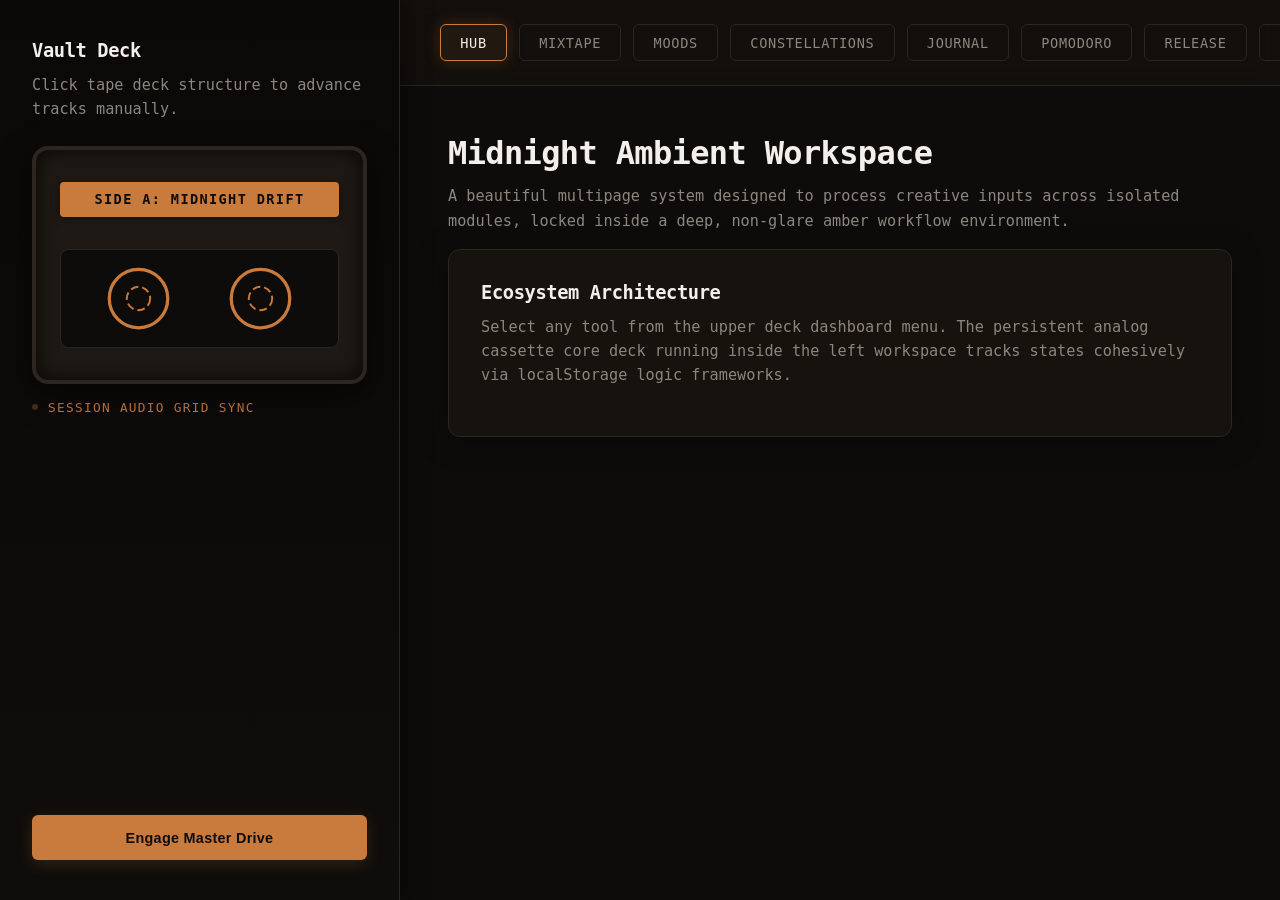
<file: index.html>
<!DOCTYPE html>
<html lang="en">
<head>
  <meta charset="UTF-8">
  <meta name="viewport" content="width=device-width, initial-scale=1.0">
  <title>Studio Hub</title>
  <link rel="stylesheet" href="theme.css">
</head>
<body>
  <div class="studio-layout">
    <aside class="left-deck-panel" id="deckPanel">
      <div>
        <h3>Vault Deck</h3>
        <p class="subtext">Click tape deck structure to advance tracks manually.</p>
        <div class="cassette-shell">
          <div class="cassette-label" id="currentTrackLabel">SIDE A: MIDNIGHT DRIFT</div>
          <div class="reels-container">
            <svg class="reel" width="65" height="65" viewBox="0 0 100 100"><circle cx="50" cy="50" r="45" fill="none" stroke="var(--accent-amber)" stroke-width="5"/><circle cx="50" cy="50" r="18" fill="none" stroke="var(--accent-amber)" stroke-width="3" stroke-dasharray="12 6"/></svg>
            <svg class="reel" width="65" height="65" viewBox="0 0 100 100"><circle cx="50" cy="50" r="45" fill="none" stroke="var(--accent-amber)" stroke-width="5"/><circle cx="50" cy="50" r="18" fill="none" stroke="var(--accent-amber)" stroke-width="3" stroke-dasharray="12 6"/></svg>
          </div>
        </div>
        <div class="now-playing-banner"><div class="pulse-dot"></div><span>Session Audio Grid Sync</span></div>
      </div>
      <button class="btn-action" id="globalPlayBtn" style="width: 100%;">Engage Master Drive</button>
    </aside>

    <main class="right-canvas-panel">
      <nav class="studio-nav">
        <a href="index.html" class="nav-btn active">Hub</a>
        <a href="mixtape-builder.html" class="nav-btn">Mixtape</a>
        <a href="mood-tracker.html" class="nav-btn">Moods</a>
        <a href="constellation.html" class="nav-btn">Constellations</a>
        <a href="journal.html" class="nav-btn">Journal</a>
        <a href="pomodoro.html" class="nav-btn">Pomodoro</a>
        <a href="release.html" class="nav-btn">Release</a>
        <a href="time-capsule.html" class="nav-btn">Capsule</a>
      </nav>
      <div class="canvas-content">
        <h1>Midnight Ambient Workspace</h1>
        <p>A beautiful multipage system designed to process creative inputs across isolated modules, locked inside a deep, non-glare amber workflow environment.</p>
        <div class="card">
          <h3>Ecosystem Architecture</h3>
          <p>Select any tool from the upper deck dashboard menu. The persistent analog cassette core deck running inside the left workspace tracks states cohesively via localStorage logic frameworks.</p>
        </div>
      </div>
    </main>
  </div>
  <script src="studio.js"></script>
</body>
</html>
</file>
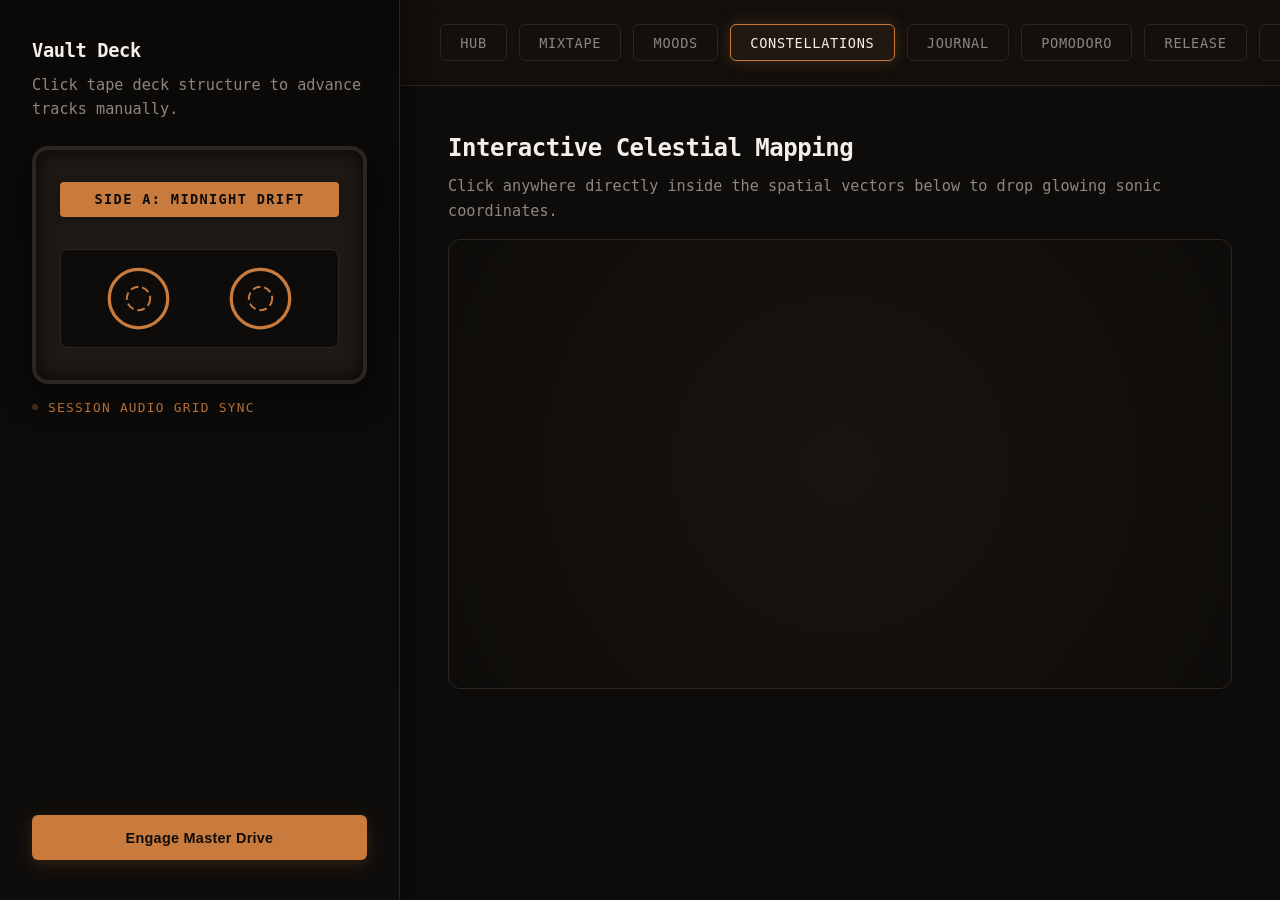
<file: constellation.html>
<!DOCTYPE html>
<html lang="en">
<head>
  <meta charset="UTF-8">
  <meta name="viewport" content="width=device-width, initial-scale=1.0">
  <title>Constellation Map</title>
  <link rel="stylesheet" href="theme.css">
  <style>
    .star-canvas { width: 100%; height: 450px; background: radial-gradient(circle at center, #181410 0%, #0E0C0A 100%); border: 1px solid var(--border-smoke); border-radius: 12px; position: relative; cursor: crosshair; overflow: hidden; }
    .star-node { position: absolute; width: 6px; height: 6px; background: #FFF; border-radius: 50%; box-shadow: 0 0 10px var(--accent-amber), 0 0 20px var(--accent-amber); transform: translate(-50%, -50%); animation: flashStar 2s ease infinite alternate; }
    @keyframes flashStar { 0% { opacity:0.5; transform: translate(-50%, -50%) scale(0.8); } 100% { opacity:1; transform: translate(-50%, -50%) scale(1.2); } }
  </style>
</head>
<body>
  <div class="studio-layout">
    <aside class="left-deck-panel" id="deckPanel">
      <div>
        <h3>Vault Deck</h3>
        <p class="subtext">Click tape deck structure to advance tracks manually.</p>
        <div class="cassette-shell">
          <div class="cassette-label" id="currentTrackLabel">SIDE A: MIDNIGHT DRIFT</div>
          <div class="reels-container">
            <svg class="reel" width="65" height="65" viewBox="0 0 100 100"><circle cx="50" cy="50" r="45" fill="none" stroke="var(--accent-amber)" stroke-width="5"/><circle cx="50" cy="50" r="18" fill="none" stroke="var(--accent-amber)" stroke-width="3" stroke-dasharray="12 6"/></svg>
            <svg class="reel" width="65" height="65" viewBox="0 0 100 100"><circle cx="50" cy="50" r="45" fill="none" stroke="var(--accent-amber)" stroke-width="5"/><circle cx="50" cy="50" r="18" fill="none" stroke="var(--accent-amber)" stroke-width="3" stroke-dasharray="12 6"/></svg>
          </div>
        </div>
        <div class="now-playing-banner"><div class="pulse-dot"></div><span>Session Audio Grid Sync</span></div>
      </div>
      <button class="btn-action" id="globalPlayBtn" style="width: 100%;">Engage Master Drive</button>
    </aside>

    <main class="right-canvas-panel">
      <nav class="studio-nav">
        <a href="index.html" class="nav-btn">Hub</a>
        <a href="mixtape-builder.html" class="nav-btn">Mixtape</a>
        <a href="mood-tracker.html" class="nav-btn">Moods</a>
        <a href="constellation.html" class="nav-btn active">Constellations</a>
        <a href="journal.html" class="nav-btn">Journal</a>
        <a href="pomodoro.html" class="nav-btn">Pomodoro</a>
        <a href="release.html" class="nav-btn">Release</a>
        <a href="time-capsule.html" class="nav-btn">Capsule</a>
      </nav>
      <div class="canvas-content">
        <h2>Interactive Celestial Mapping</h2>
        <p class="subtext">Click anywhere directly inside the spatial vectors below to drop glowing sonic coordinates.</p>
        <div class="star-canvas" id="canvasBox"></div>
      </div>
    </main>
  </div>
  <script src="studio.js"></script>
  <script>
    document.getElementById("canvasBox").addEventListener("click", (e) => {
      const bounds = e.currentTarget.getBoundingClientRect();
      const x = e.clientX - bounds.left;
      const y = e.clientY - bounds.top;

      const element = document.createElement("div");
      element.className = "star-node";
      element.style.left = `${x}px`;
      element.style.top = `${y}px`;

      e.currentTarget.appendChild(element);
    });
  </script>
</body>
</html>
</file>
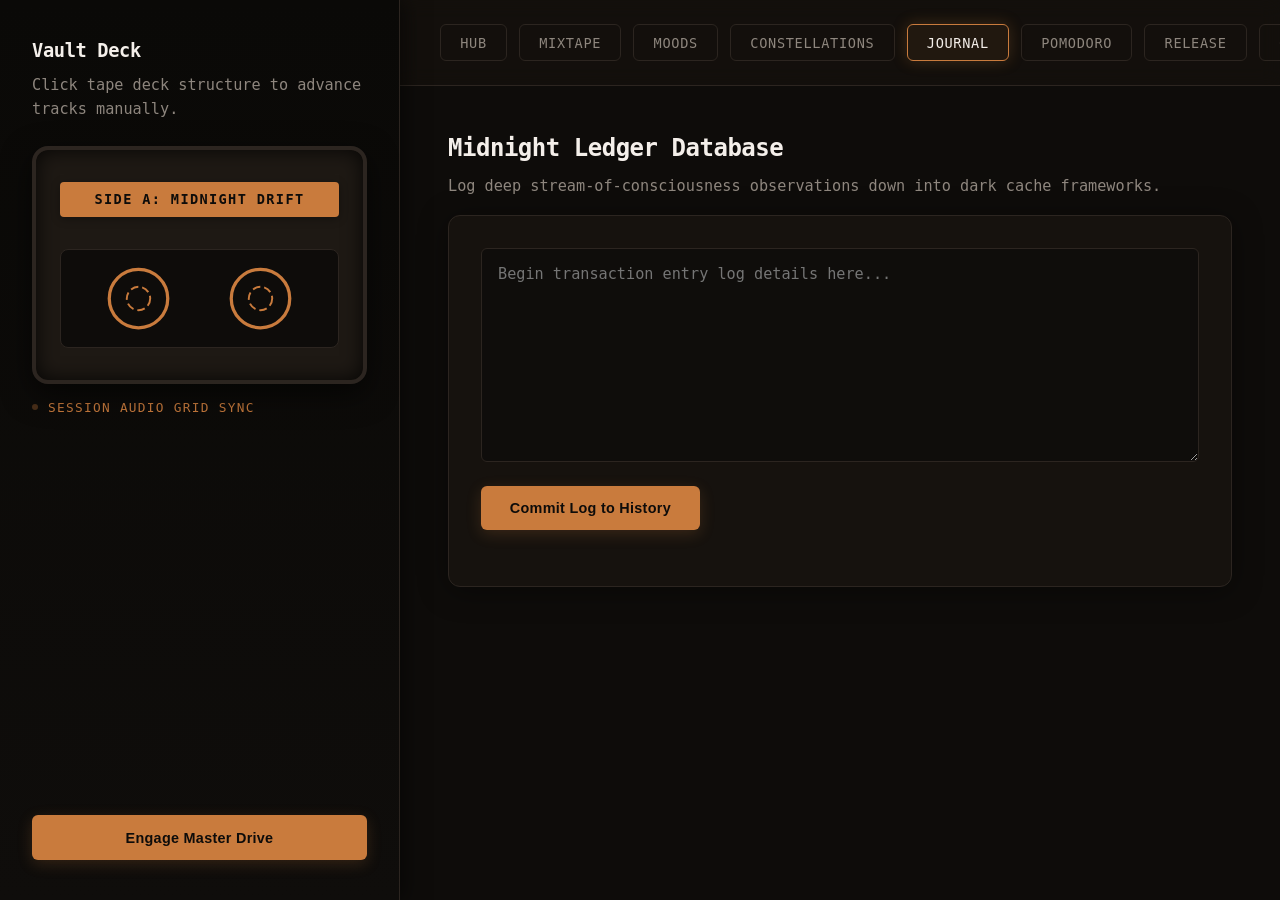
<file: journal.html>
<!DOCTYPE html>
<html lang="en">
<head>
  <meta charset="UTF-8">
  <meta name="viewport" content="width=device-width, initial-scale=1.0">
  <title>Journal Vault</title>
  <link rel="stylesheet" href="theme.css">
</head>
<body>
  <div class="studio-layout">
    <aside class="left-deck-panel" id="deckPanel">
      <div>
        <h3>Vault Deck</h3>
        <p class="subtext">Click tape deck structure to advance tracks manually.</p>
        <div class="cassette-shell">
          <div class="cassette-label" id="currentTrackLabel">SIDE A: MIDNIGHT DRIFT</div>
          <div class="reels-container">
            <svg class="reel" width="65" height="65" viewBox="0 0 100 100"><circle cx="50" cy="50" r="45" fill="none" stroke="var(--accent-amber)" stroke-width="5"/><circle cx="50" cy="50" r="18" fill="none" stroke="var(--accent-amber)" stroke-width="3" stroke-dasharray="12 6"/></svg>
            <svg class="reel" width="65" height="65" viewBox="0 0 100 100"><circle cx="50" cy="50" r="45" fill="none" stroke="var(--accent-amber)" stroke-width="5"/><circle cx="50" cy="50" r="18" fill="none" stroke="var(--accent-amber)" stroke-width="3" stroke-dasharray="12 6"/></svg>
          </div>
        </div>
        <div class="now-playing-banner"><div class="pulse-dot"></div><span>Session Audio Grid Sync</span></div>
      </div>
      <button class="btn-action" id="globalPlayBtn" style="width: 100%;">Engage Master Drive</button>
    </aside>

    <main class="right-canvas-panel">
      <nav class="studio-nav">
        <a href="index.html" class="nav-btn">Hub</a>
        <a href="mixtape-builder.html" class="nav-btn">Mixtape</a>
        <a href="mood-tracker.html" class="nav-btn">Moods</a>
        <a href="constellation.html" class="nav-btn">Constellations</a>
        <a href="journal.html" class="nav-btn active">Journal</a>
        <a href="pomodoro.html" class="nav-btn">Pomodoro</a>
        <a href="release.html" class="nav-btn">Release</a>
        <a href="time-capsule.html" class="nav-btn">Capsule</a>
      </nav>
      <div class="canvas-content">
        <h2>Midnight Ledger Database</h2>
        <p class="subtext">Log deep stream-of-consciousness observations down into dark cache frameworks.</p>
        <div class="card">
          <textarea id="journalArea" class="input-field" rows="10" placeholder="Begin transaction entry log details here..."></textarea>
          <button class="btn-action" id="saveLogBtn">Commit Log to History</button>
          <div id="statusReport" style="margin-top:1.5rem; font-size:0.85rem; font-family:monospace; color:var(--text-muted);"></div>
        </div>
      </div>
    </main>
  </div>
  <script src="studio.js"></script>
  <script>
    document.getElementById("saveLogBtn").addEventListener("click", () => {
      const area = document.getElementById("journalArea");
      if(area.value.trim() !== "") {
        document.getElementById("statusReport").innerText = `>> Static log block sequence compiled successfully at timestamp cluster reference.`;
        area.value = "";
      }
    });
  </script>
</body>
</html>
</file>
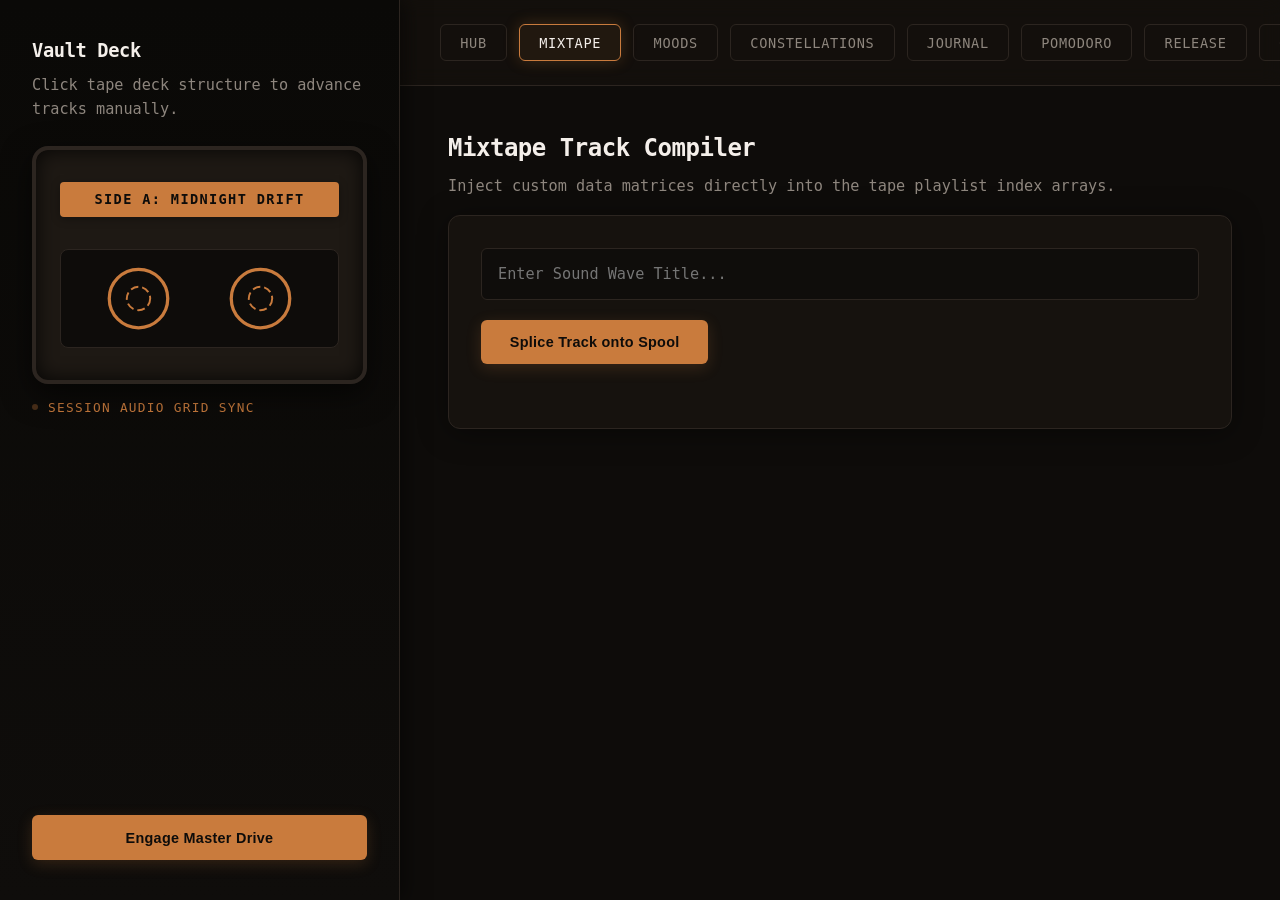
<file: mixtape-builder.html>
<!DOCTYPE html>
<html lang="en">
<head>
  <meta charset="UTF-8">
  <meta name="viewport" content="width=device-width, initial-scale=1.0">
  <title>Mixtape Builder</title>
  <link rel="stylesheet" href="theme.css">
</head>
<body>
  <div class="studio-layout">
    <aside class="left-deck-panel" id="deckPanel">
      <div>
        <h3>Vault Deck</h3>
        <p class="subtext">Click tape deck structure to advance tracks manually.</p>
        <div class="cassette-shell">
          <div class="cassette-label" id="currentTrackLabel">SIDE A: MIDNIGHT DRIFT</div>
          <div class="reels-container">
            <svg class="reel" width="65" height="65" viewBox="0 0 100 100"><circle cx="50" cy="50" r="45" fill="none" stroke="var(--accent-amber)" stroke-width="5"/><circle cx="50" cy="50" r="18" fill="none" stroke="var(--accent-amber)" stroke-width="3" stroke-dasharray="12 6"/></svg>
            <svg class="reel" width="65" height="65" viewBox="0 0 100 100"><circle cx="50" cy="50" r="45" fill="none" stroke="var(--accent-amber)" stroke-width="5"/><circle cx="50" cy="50" r="18" fill="none" stroke="var(--accent-amber)" stroke-width="3" stroke-dasharray="12 6"/></svg>
          </div>
        </div>
        <div class="now-playing-banner"><div class="pulse-dot"></div><span>Session Audio Grid Sync</span></div>
      </div>
      <button class="btn-action" id="globalPlayBtn" style="width: 100%;">Engage Master Drive</button>
    </aside>

    <main class="right-canvas-panel">
      <nav class="studio-nav">
        <a href="index.html" class="nav-btn">Hub</a>
        <a href="mixtape-builder.html" class="nav-btn active">Mixtape</a>
        <a href="mood-tracker.html" class="nav-btn">Moods</a>
        <a href="constellation.html" class="nav-btn">Constellations</a>
        <a href="journal.html" class="nav-btn">Journal</a>
        <a href="pomodoro.html" class="nav-btn">Pomodoro</a>
        <a href="release.html" class="nav-btn">Release</a>
        <a href="time-capsule.html" class="nav-btn">Capsule</a>
      </nav>
      <div class="canvas-content">
        <h2>Mixtape Track Compiler</h2>
        <p class="subtext">Inject custom data matrices directly into the tape playlist index arrays.</p>
        <div class="card">
          <input type="text" id="trackInput" class="input-field" placeholder="Enter Sound Wave Title...">
          <button class="btn-action" id="buildBtn">Splice Track onto Spool</button>
          
          <div style="margin-top:2rem;" id="mixtapeLog"></div>
        </div>
      </div>
    </main>
  </div>
  <script src="studio.js"></script>
  <script>
    document.getElementById("buildBtn").addEventListener("click", () => {
      const input = document.getElementById("trackInput");
      if(input.value.trim() !== "") {
        const log = document.getElementById("mixtapeLog");
        log.innerHTML += `<div style='padding:0.6rem; border-left:2px solid var(--accent-amber); margin-bottom:0.5rem; background:rgba(255,255,255,0.02)'>Burned: ${input.value.toUpperCase()} successfully.</div>`;
        input.value = "";
      }
    });
  </script>
</body>
</html>
</file>
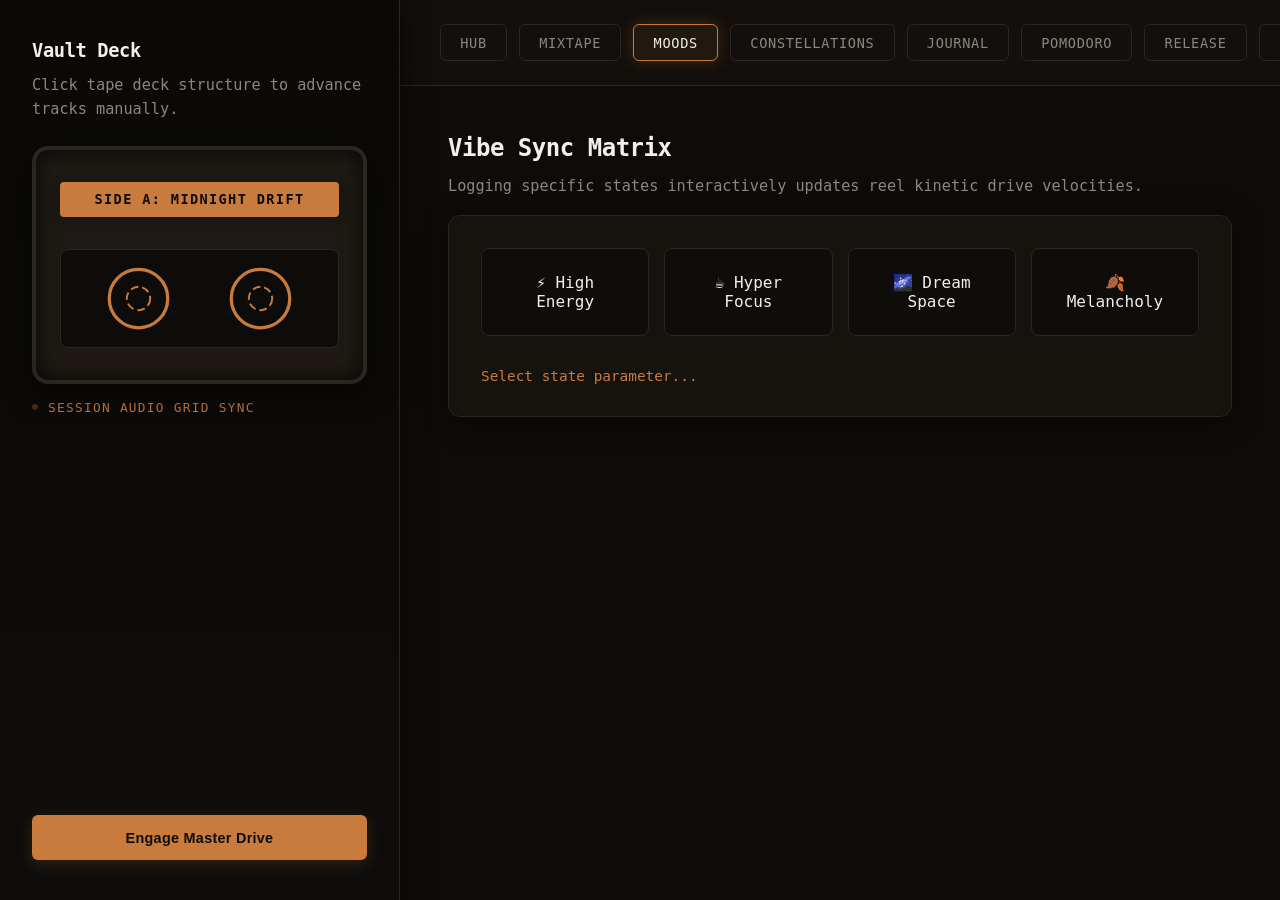
<file: mood-tracker.html>
<!DOCTYPE html>
<html lang="en">
<head>
  <meta charset="UTF-8">
  <meta name="viewport" content="width=device-width, initial-scale=1.0">
  <title>Mood Tracker</title>
  <link rel="stylesheet" href="theme.css">
  <style>
    .mood-selector-row { display: grid; grid-template-columns: repeat(4, 1fr); gap: 15px; margin-bottom: 2rem; }
    .mood-node { background: rgba(0,0,0,0.3); border: 1px solid var(--border-smoke); padding: 1.5rem; text-align: center; border-radius: 8px; cursor: pointer; transition: all 0.3s; }
    .mood-node:hover { border-color: var(--accent-amber); transform: translateY(-2px); }
  </style>
</head>
<body>
  <div class="studio-layout">
    <aside class="left-deck-panel" id="deckPanel">
      <div>
        <h3>Vault Deck</h3>
        <p class="subtext">Click tape deck structure to advance tracks manually.</p>
        <div class="cassette-shell">
          <div class="cassette-label" id="currentTrackLabel">SIDE A: MIDNIGHT DRIFT</div>
          <div class="reels-container">
            <svg class="reel" width="65" height="65" viewBox="0 0 100 100"><circle cx="50" cy="50" r="45" fill="none" stroke="var(--accent-amber)" stroke-width="5"/><circle cx="50" cy="50" r="18" fill="none" stroke="var(--accent-amber)" stroke-width="3" stroke-dasharray="12 6"/></svg>
            <svg class="reel" width="65" height="65" viewBox="0 0 100 100"><circle cx="50" cy="50" r="45" fill="none" stroke="var(--accent-amber)" stroke-width="5"/><circle cx="50" cy="50" r="18" fill="none" stroke="var(--accent-amber)" stroke-width="3" stroke-dasharray="12 6"/></svg>
          </div>
        </div>
        <div class="now-playing-banner"><div class="pulse-dot"></div><span>Session Audio Grid Sync</span></div>
      </div>
      <button class="btn-action" id="globalPlayBtn" style="width: 100%;">Engage Master Drive</button>
    </aside>

    <main class="right-canvas-panel">
      <nav class="studio-nav">
        <a href="index.html" class="nav-btn">Hub</a>
        <a href="mixtape-builder.html" class="nav-btn">Mixtape</a>
        <a href="mood-tracker.html" class="nav-btn active">Moods</a>
        <a href="constellation.html" class="nav-btn">Constellations</a>
        <a href="journal.html" class="nav-btn">Journal</a>
        <a href="pomodoro.html" class="nav-btn">Pomodoro</a>
        <a href="release.html" class="nav-btn">Release</a>
        <a href="time-capsule.html" class="nav-btn">Capsule</a>
      </nav>
      <div class="canvas-content">
        <h2>Vibe Sync Matrix</h2>
        <p class="subtext">Logging specific states interactively updates reel kinetic drive velocities.</p>
        <div class="card">
          <div class="mood-selector-row">
            <div class="mood-node" data-speed="2.5">⚡ High Energy</div>
            <div class="mood-node" data-speed="1.2">☕ Hyper Focus</div>
            <div class="mood-node" data-speed="0.6">🌌 Dream Space</div>
            <div class="mood-node" data-speed="0.2">🍂 Melancholy</div>
          </div>
          <div id="vibeAlert" style="color:var(--accent-amber); font-size:0.9rem; font-family:monospace;">Select state parameter...</div>
        </div>
      </div>
    </main>
  </div>
  <script src="studio.js"></script>
  <script>
    document.querySelectorAll(".mood-node").forEach(node => {
      node.addEventListener("click", () => {
        const speed = parseFloat(node.getAttribute("data-speed"));
        updateReelSpeed(speed);
        document.getElementById("vibeAlert").innerText = `>> Kinetic core spin speed set to ${speed}x axis configuration.`;
      });
    });
  </script>
</body>
</html>
</file>
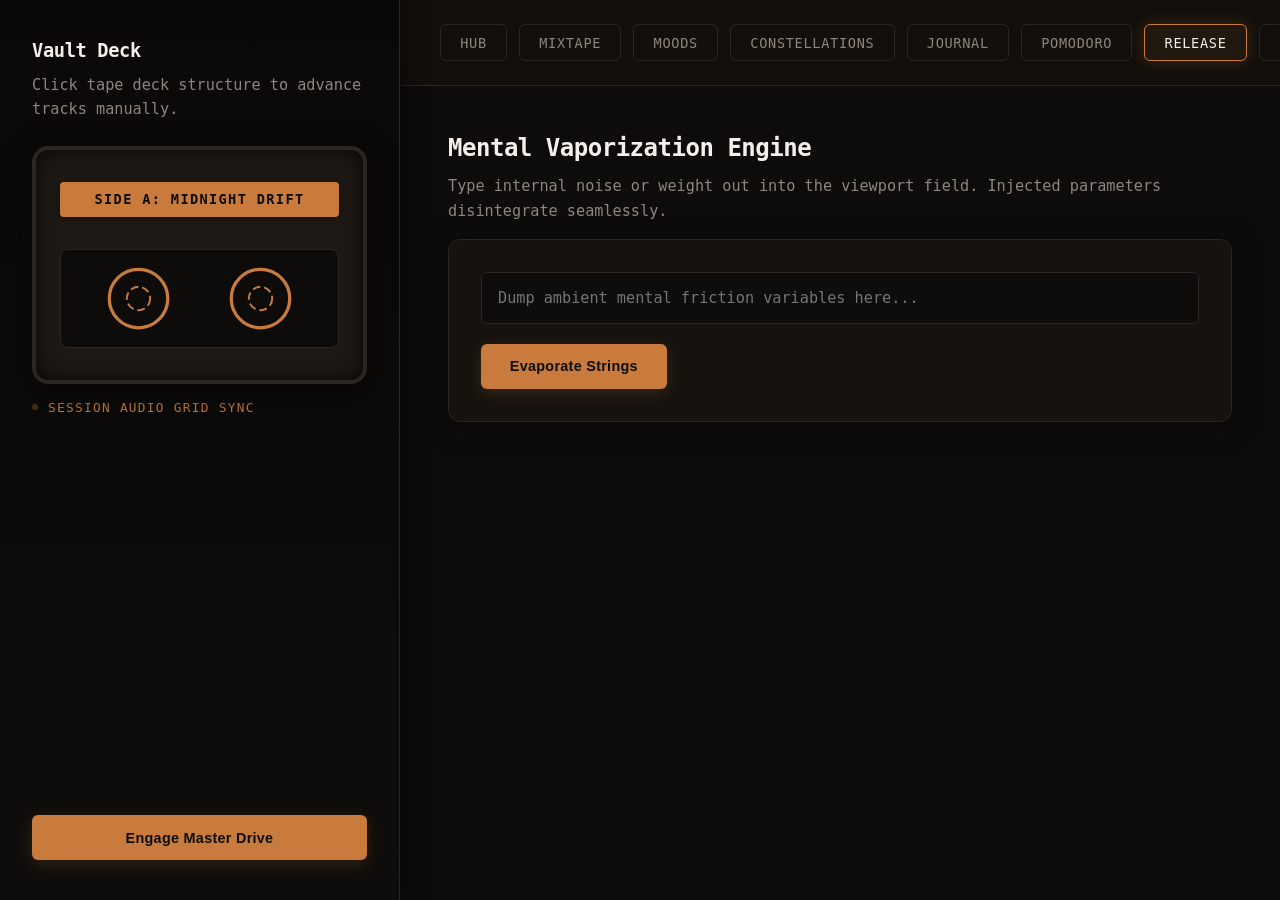
<file: release.html>
<!DOCTYPE html>
<html lang="en">
<head>
  <meta charset="UTF-8">
  <meta name="viewport" content="width=device-width, initial-scale=1.0">
  <title>Emotional Release</title>
  <link rel="stylesheet" href="theme.css">
</head>
<body>
  <div class="studio-layout">
    <aside class="left-deck-panel" id="deckPanel">
      <div>
        <h3>Vault Deck</h3>
        <p class="subtext">Click tape deck structure to advance tracks manually.</p>
        <div class="cassette-shell">
          <div class="cassette-label" id="currentTrackLabel">SIDE A: MIDNIGHT DRIFT</div>
          <div class="reels-container">
            <svg class="reel" width="65" height="65" viewBox="0 0 100 100"><circle cx="50" cy="50" r="45" fill="none" stroke="var(--accent-amber)" stroke-width="5"/><circle cx="50" cy="50" r="18" fill="none" stroke="var(--accent-amber)" stroke-width="3" stroke-dasharray="12 6"/></svg>
            <svg class="reel" width="65" height="65" viewBox="0 0 100 100"><circle cx="50" cy="50" r="45" fill="none" stroke="var(--accent-amber)" stroke-width="5"/><circle cx="50" cy="50" r="18" fill="none" stroke="var(--accent-amber)" stroke-width="3" stroke-dasharray="12 6"/></svg>
          </div>
        </div>
        <div class="now-playing-banner"><div class="pulse-dot"></div><span>Session Audio Grid Sync</span></div>
      </div>
      <button class="btn-action" id="globalPlayBtn" style="width: 100%;">Engage Master Drive</button>
    </aside>

    <main class="right-canvas-panel">
      <nav class="studio-nav">
        <a href="index.html" class="nav-btn">Hub</a>
        <a href="mixtape-builder.html" class="nav-btn">Mixtape</a>
        <a href="mood-tracker.html" class="nav-btn">Moods</a>
        <a href="constellation.html" class="nav-btn">Constellations</a>
        <a href="journal.html" class="nav-btn">Journal</a>
        <a href="pomodoro.html" class="nav-btn">Pomodoro</a>
        <a href="release.html" class="nav-btn active">Release</a>
        <a href="time-capsule.html" class="nav-btn">Capsule</a>
      </nav>
      <div class="canvas-content">
        <h2>Mental Vaporization Engine</h2>
        <p class="subtext">Type internal noise or weight out into the viewport field. Injected parameters disintegrate seamlessly.</p>
        <div class="card">
          <input type="text" id="burnText" class="input-field" placeholder="Dump ambient mental friction variables here...">
          <button class="btn-action" id="burnButton">Evaporate Strings</button>
        </div>
      </div>
    </main>
  </div>
  <script src="studio.js"></script>
  <script>
    document.getElementById("burnButton").addEventListener("click", () => {
      const field = document.getElementById("burnText");
      if(field.value.trim() !== "") {
        field.style.transform = "scale(0.95) translateY(-15px)";
        field.style.opacity = "0";
        field.style.filter = "blur(8px)";
        field.style.transition = "all 0.8s ease-out";
        
        setTimeout(() => {
          field.value = "";
          field.style.transition = "none";
          field.style.transform = "none";
          field.style.filter = "none";
          field.style.opacity = "1";
        }, 850);
      }
    });
  </script>
</body>
</html>
</file>
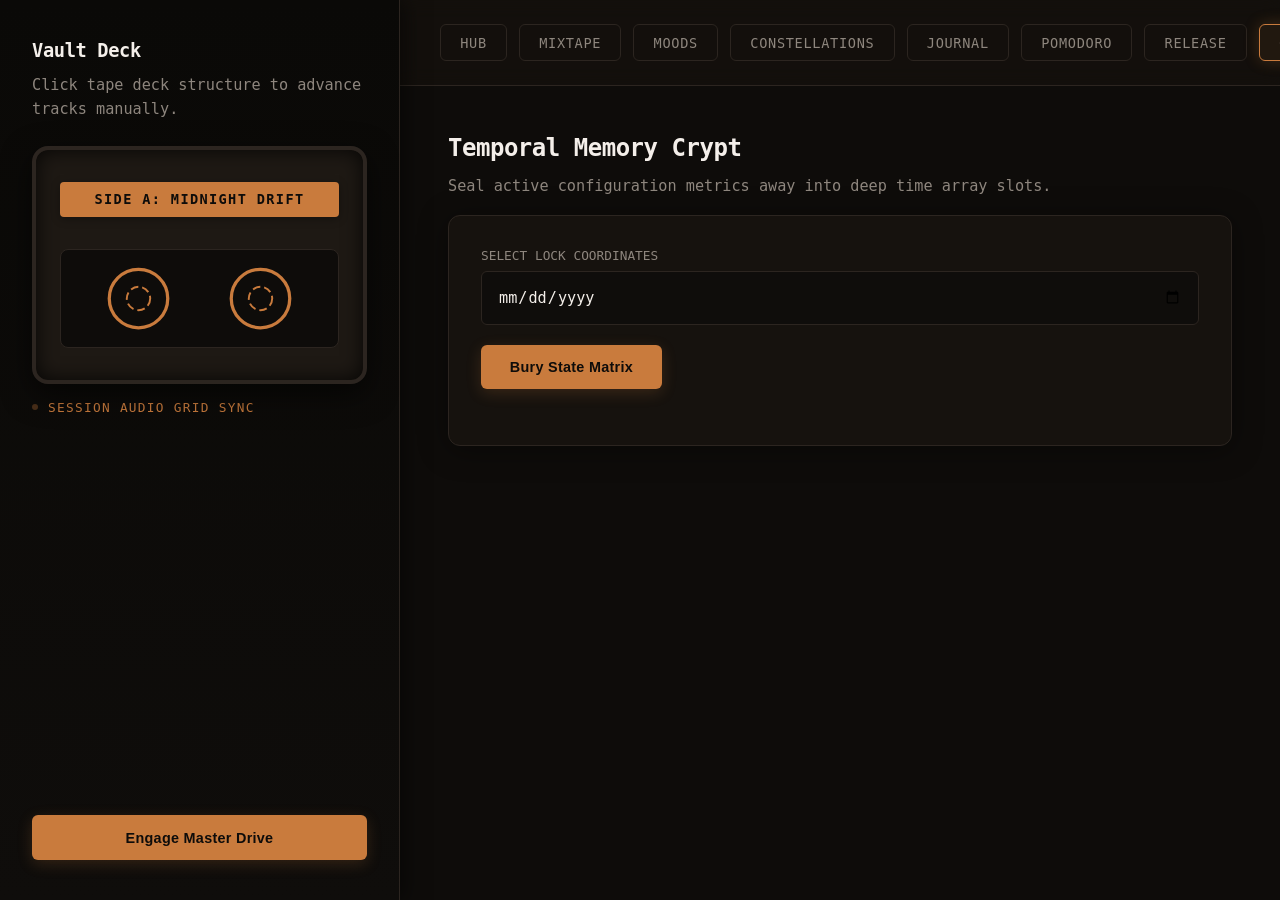
<file: time-capsule.html>
<!DOCTYPE html>
<html lang="en">
<head>
  <meta charset="UTF-8">
  <meta name="viewport" content="width=device-width, initial-scale=1.0">
  <title>Time Capsule</title>
  <link rel="stylesheet" href="theme.css">
</head>
<body>
  <div class="studio-layout">
    <aside class="left-deck-panel" id="deckPanel">
      <div>
        <h3>Vault Deck</h3>
        <p class="subtext">Click tape deck structure to advance tracks manually.</p>
        <div class="cassette-shell">
          <div class="cassette-label" id="currentTrackLabel">SIDE A: MIDNIGHT DRIFT</div>
          <div class="reels-container">
            <svg class="reel" width="65" height="65" viewBox="0 0 100 100"><circle cx="50" cy="50" r="45" fill="none" stroke="var(--accent-amber)" stroke-width="5"/><circle cx="50" cy="50" r="18" fill="none" stroke="var(--accent-amber)" stroke-width="3" stroke-dasharray="12 6"/></svg>
            <svg class="reel" width="65" height="65" viewBox="0 0 100 100"><circle cx="50" cy="50" r="45" fill="none" stroke="var(--accent-amber)" stroke-width="5"/><circle cx="50" cy="50" r="18" fill="none" stroke="var(--accent-amber)" stroke-width="3" stroke-dasharray="12 6"/></svg>
          </div>
        </div>
        <div class="now-playing-banner"><div class="pulse-dot"></div><span>Session Audio Grid Sync</span></div>
      </div>
      <button class="btn-action" id="globalPlayBtn" style="width: 100%;">Engage Master Drive</button>
    </aside>

    <main class="right-canvas-panel">
      <nav class="studio-nav">
        <a href="index.html" class="nav-btn">Hub</a>
        <a href="mixtape-builder.html" class="nav-btn">Mixtape</a>
        <a href="mood-tracker.html" class="nav-btn">Moods</a>
        <a href="constellation.html" class="nav-btn">Constellations</a>
        <a href="journal.html" class="nav-btn">Journal</a>
        <a href="pomodoro.html" class="nav-btn">Pomodoro</a>
        <a href="release.html" class="nav-btn">Release</a>
        <a href="time-capsule.html" class="nav-btn active">Capsule</a>
      </nav>
      <div class="canvas-content">
        <h2>Temporal Memory Crypt</h2>
        <p class="subtext">Seal active configuration metrics away into deep time array slots.</p>
        <div class="card">
          <label style="display:block; margin-bottom:0.5rem; color:var(--text-muted); font-size:0.8rem; text-transform:uppercase;">Select Lock Coordinates</label>
          <input type="date" id="capsuleDate" class="input-field">
          <button class="btn-action" id="vaultBtn">Bury State Matrix</button>
          <p id="vaultFeedback" style="margin-top:1.5rem; font-family:monospace; color:var(--accent-amber); font-size:0.85rem;"></p>
        </div>
      </div>
    </main>
  </div>
  <script src="studio.js"></script>
  <script>
    document.getElementById("vaultBtn").addEventListener("click", () => {
      const targetDate = document.getElementById("capsuleDate").value;
      if (targetDate) {
        document.getElementById("vaultFeedback").innerText = `>> Workspace array elements buried until chronological breakthrough reference: ${targetDate}`;
      } else {
        alert("Select dynamic lock vector calendar parameters.");
      }
    });
  </script>
</body>
</html>
</file>
<file: theme.css>
/* theme.css */
:root {
  --bg-midnight: #0E0C0A;        /* Deep, rich warm midnight black */
  --accent-amber: #C97B3D;       /* Retro amber light filament */
  --accent-hover: #E59352;       /* Incandescent amber pulse */
  --card-bg: #16120E;            /* Slightly elevated obsidian container */
  --border-smoke: #2C2520;       /* Fine smoke lining */
  --text-cream: #F4EFEA;         /* Tactile cream font */
  --text-muted: #8E867E;         /* Weathered card label color */
  --neon-glow: 0 0 15px rgba(201, 123, 61, 0.25);
}

* {
  box-sizing: border-box;
  margin: 0;
  padding: 0;
}

body {
  background-color: var(--bg-midnight);
  color: var(--text-cream);
  font-family: -apple-system, BlinkMacSystemFont, "Segoe UI", Roboto, monospace;
  min-height: 100vh;
  display: flex;
  overflow: hidden;
}

/* Master Grid Structure */
.studio-layout {
  display: flex;
  width: 100vw;
  height: 100vh;
}

/* Left Panel - Fixed Player Deck */
.left-deck-panel {
  width: 400px;
  border-right: 1px solid var(--border-smoke);
  background: linear-gradient(to bottom, #0A0907, #0F0D0B);
  display: flex;
  flex-direction: column;
  padding: 2.5rem 2rem;
  justify-content: space-between;
  flex-shrink: 0;
  box-shadow: 4px 0 20px rgba(0,0,0,0.5);
  z-index: 10;
}

/* Right Panel - Interactive Canvas */
.right-canvas-panel {
  flex-grow: 1;
  display: flex;
  flex-direction: column;
  background-color: var(--bg-midnight);
  overflow: hidden;
}

/* Header Navigation Bar */
.studio-nav {
  display: flex;
  gap: 12px;
  padding: 1.5rem 2.5rem;
  border-bottom: 1px solid var(--border-smoke);
  background-color: rgba(22, 18, 14, 0.7);
  backdrop-filter: blur(10px);
  overflow-x: auto;
}

.nav-btn {
  background: transparent;
  color: var(--text-muted);
  border: 1px solid var(--border-smoke);
  padding: 0.6rem 1.2rem;
  border-radius: 6px;
  text-decoration: none;
  font-weight: 500;
  font-size: 0.85rem;
  letter-spacing: 0.05em;
  text-transform: uppercase;
  transition: all 0.3s cubic-bezier(0.4, 0, 0.2, 1);
}

.nav-btn.active, .nav-btn:hover {
  color: var(--text-cream);
  border-color: var(--accent-amber);
  background-color: rgba(201, 123, 61, 0.08);
  box-shadow: var(--neon-glow);
}

.canvas-content {
  flex-grow: 1;
  padding: 3rem;
  overflow-y: auto;
}

/* Dynamic Interactive Cards */
.card {
  background-color: var(--card-bg);
  border: 1px solid var(--border-smoke);
  border-radius: 12px;
  padding: 2rem;
  margin-bottom: 2rem;
  box-shadow: 0 4px 30px rgba(0, 0, 0, 0.4);
  transition: border-color 0.3s ease;
}

.card:hover {
  border-color: rgba(201, 123, 61, 0.3);
}

h1, h2, h3 {
  letter-spacing: -0.02em;
  margin-bottom: 0.75rem;
}

p, .subtext {
  color: var(--text-muted);
  font-size: 0.95rem;
  line-height: 1.6;
  margin-bottom: 1.5rem;
}

/* Creative Form Elements */
.input-field {
  width: 100%;
  background-color: rgba(14, 12, 10, 0.8);
  border: 1px solid var(--border-smoke);
  color: var(--text-cream);
  padding: 1rem;
  border-radius: 6px;
  margin-bottom: 1.25rem;
  outline: none;
  font-family: inherit;
  font-size: 0.95rem;
  transition: all 0.3s ease;
}

.input-field:focus {
  border-color: var(--accent-amber);
  box-shadow: var(--neon-glow);
}

.btn-action {
  background-color: var(--accent-amber);
  color: var(--bg-midnight);
  border: none;
  padding: 0.9rem 1.8rem;
  border-radius: 6px;
  cursor: pointer;
  font-weight: 700;
  font-size: 0.9rem;
  letter-spacing: 0.02em;
  transition: all 0.3s cubic-bezier(0.4, 0, 0.2, 1);
  box-shadow: 0 4px 15px rgba(201, 123, 61, 0.2);
}

.btn-action:hover {
  background-color: var(--accent-hover);
  transform: translateY(-1px);
  box-shadow: 0 6px 20px rgba(201, 123, 61, 0.4);
}

/* Cassette Design */
.cassette-shell {
  width: 100%;
  background: #1E1914;
  border: 4px solid #2C2520;
  border-radius: 16px;
  padding: 2rem 1.5rem;
  box-shadow: inset 0 0 20px rgba(0,0,0,0.8), 0 10px 30px rgba(0,0,0,0.6);
  position: relative;
}

.cassette-label {
  background: var(--accent-amber);
  color: #0E0C0A;
  padding: 0.6rem;
  text-align: center;
  font-family: monospace;
  font-weight: 900;
  font-size: 0.85rem;
  letter-spacing: 0.1em;
  border-radius: 4px;
  margin-bottom: 2rem;
  box-shadow: 0 2px 10px rgba(0,0,0,0.3);
}

.reels-container {
  display: flex;
  justify-content: space-around;
  align-items: center;
  background: #0E0C0A;
  padding: 1rem;
  border-radius: 8px;
  border: 1px solid var(--border-smoke);
}

.reel {
  transform-origin: center;
  transition: transform 0.1s linear;
}

/* Global Audio Status Tracker */
.now-playing-banner {
  display: flex;
  align-items: center;
  gap: 10px;
  font-size: 0.8rem;
  text-transform: uppercase;
  letter-spacing: 0.1em;
  color: var(--accent-amber);
  margin-top: 1rem;
}

.pulse-dot {
  width: 6px;
  height: 6px;
  background-color: var(--accent-amber);
  border-radius: 50%;
  opacity: 0.3;
}

.playing .pulse-dot {
  animation: pulse-glow 1.5s infinite alternate;
}

@keyframes pulse-glow {
  0% { opacity: 0.3; transform: scale(1); }
  100% { opacity: 1; transform: scale(1.4); box-shadow: var(--neon-glow); }
}


/* additions.css - load after theme.css */

/* Reels: CSS animation replaces the JS setInterval loop */
.reel {
  color: var(--accent-amber);
  transition: none;
  animation: spin var(--spin-duration, 3s) linear infinite;
  animation-play-state: paused;
}
.playing .reel { animation-play-state: running; }
@keyframes spin { to { transform: rotate(360deg); } }

/* Player controls */
#seek { width: 100%; margin: 1.25rem 0 0.75rem; accent-color: var(--accent-amber); }
.controls { display: flex; gap: 10px; }
.controls .btn-action { flex: 1; }

/* Scope paragraph styling instead of styling every <p> */
.canvas-content p { margin-bottom: 1rem; }

/* Tracklist */
.track-row {
  display: flex; justify-content: space-between; align-items: center; gap: 12px;
  padding: 0.6rem 0.75rem; border-left: 2px solid var(--border-smoke);
  margin-bottom: 0.5rem; background: rgba(255,255,255,0.02);
}
.track-row.current { border-left-color: var(--accent-amber); }
.btn-small {
  background: transparent; color: var(--text-cream);
  border: 1px solid var(--border-smoke); border-radius: 6px;
  padding: 0.3rem 0.7rem; margin-left: 6px; cursor: pointer;
}
.btn-small:hover { border-color: var(--accent-amber); }

/* Visible keyboard focus */
:focus-visible { outline: 2px solid var(--accent-hover); outline-offset: 2px; }
#view:focus { outline: none; }

/* Mobile: stack the deck above the content */
@media (max-width: 800px) {
  body { overflow: auto; }
  .studio-layout { flex-direction: column; height: auto; min-height: 100dvh; }
  .left-deck-panel { width: 100%; border-right: none; border-bottom: 1px solid var(--border-smoke); padding: 1rem; }
  .canvas-content { padding: 1.25rem; }
}

@media (prefers-reduced-motion: reduce) {
  .reel, .pulse-dot { animation: none !important; }
}
</file>
